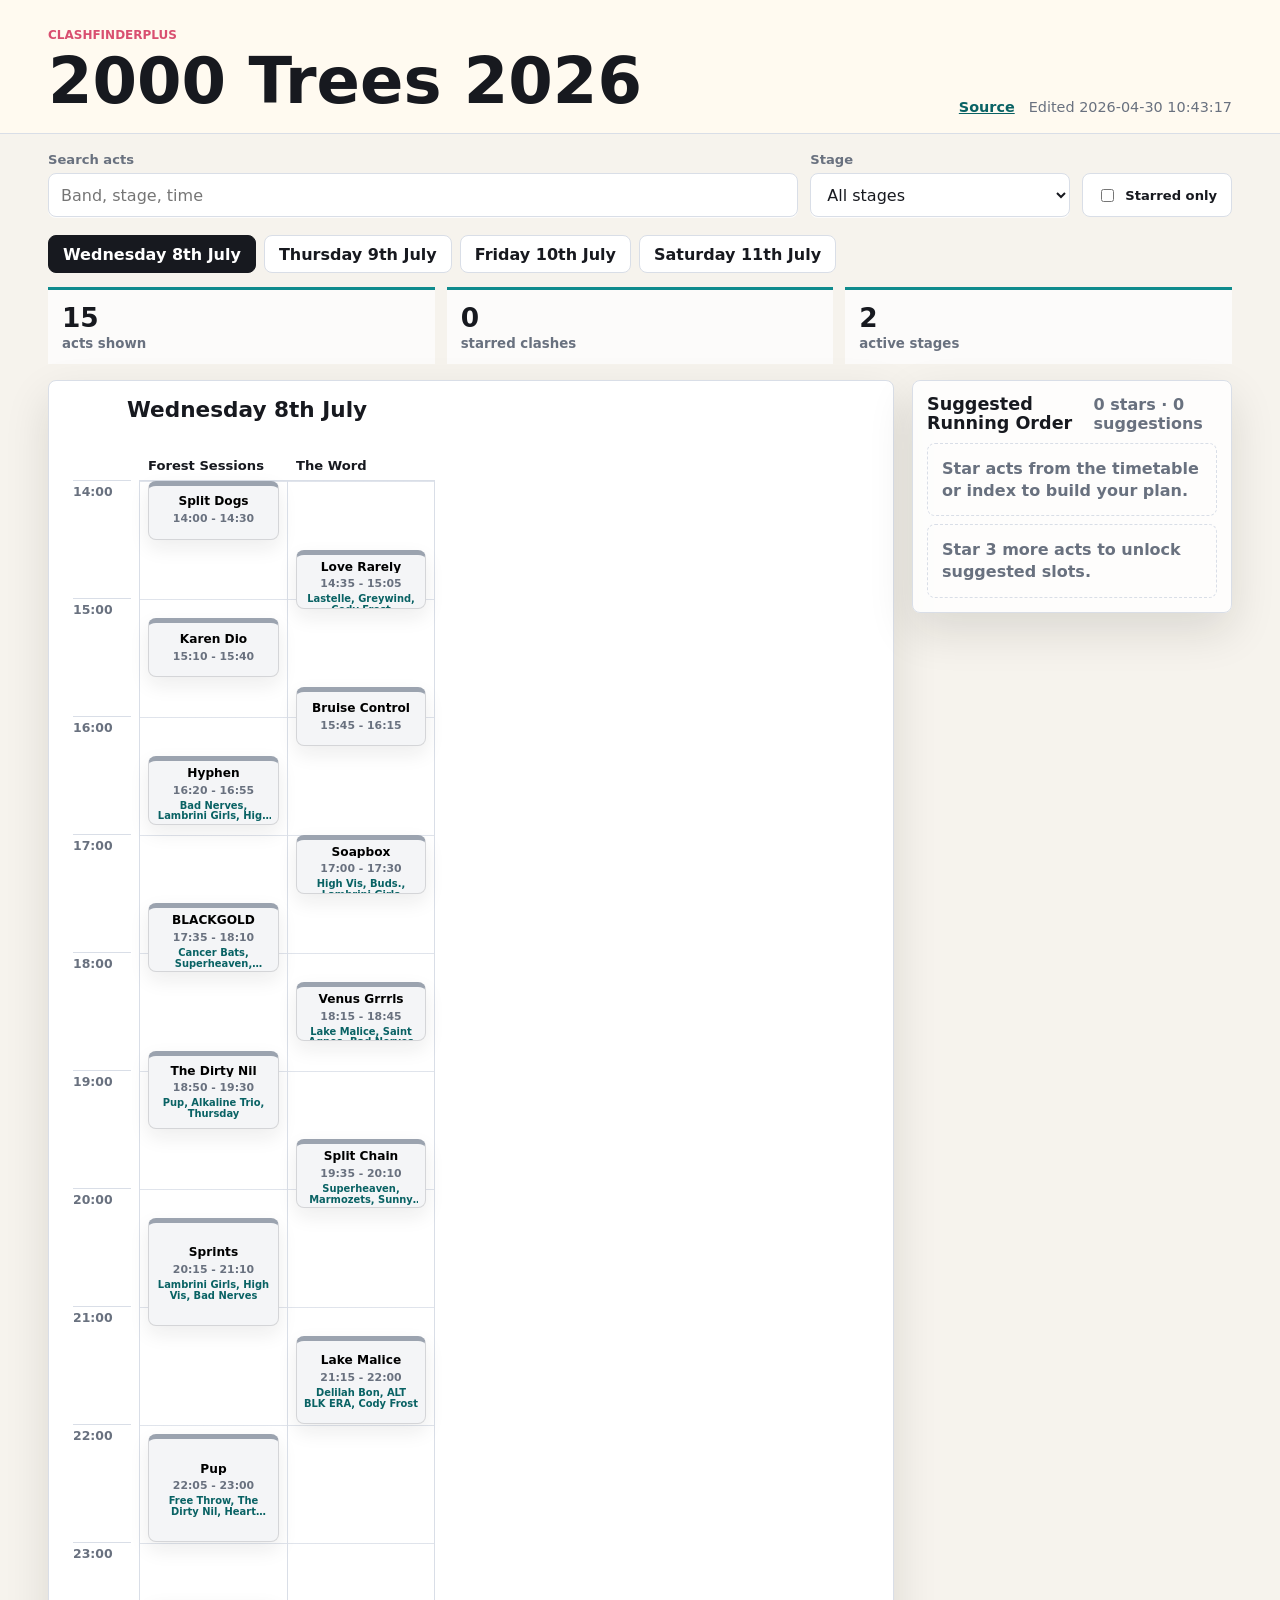
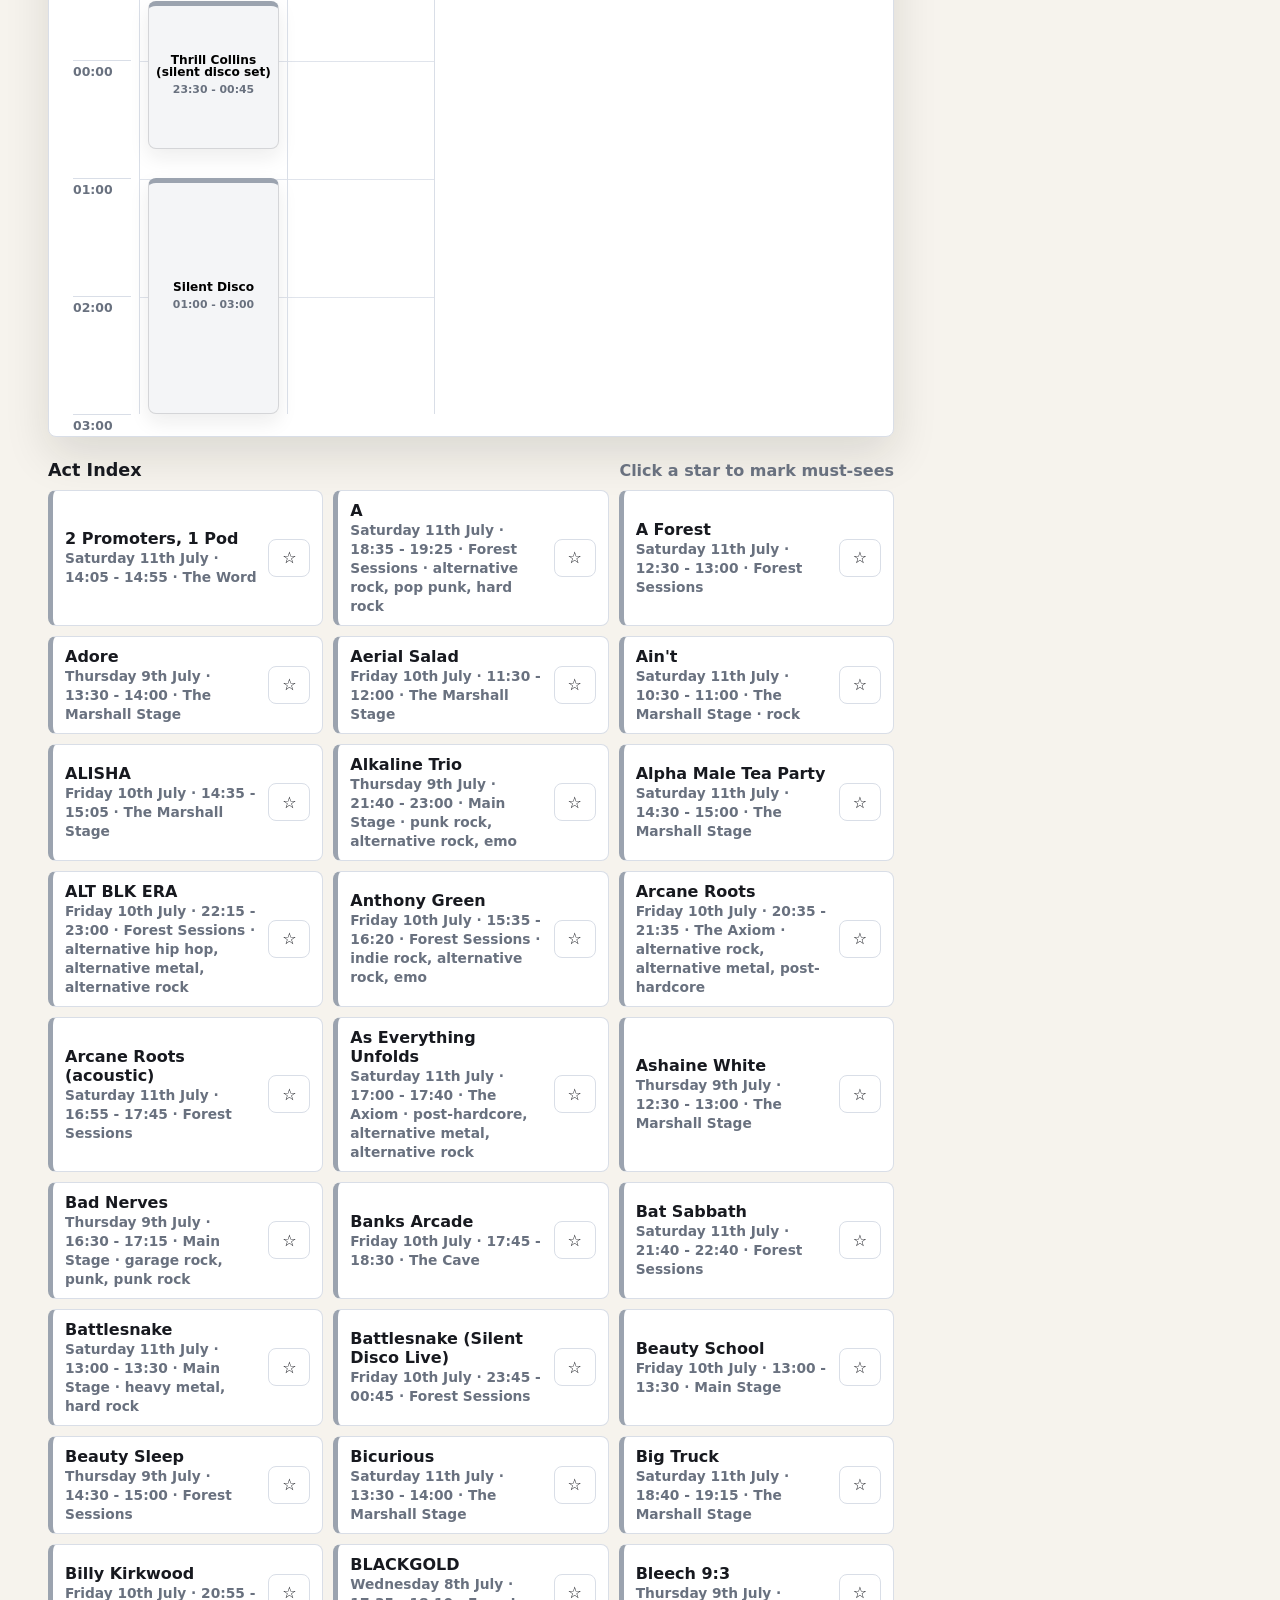
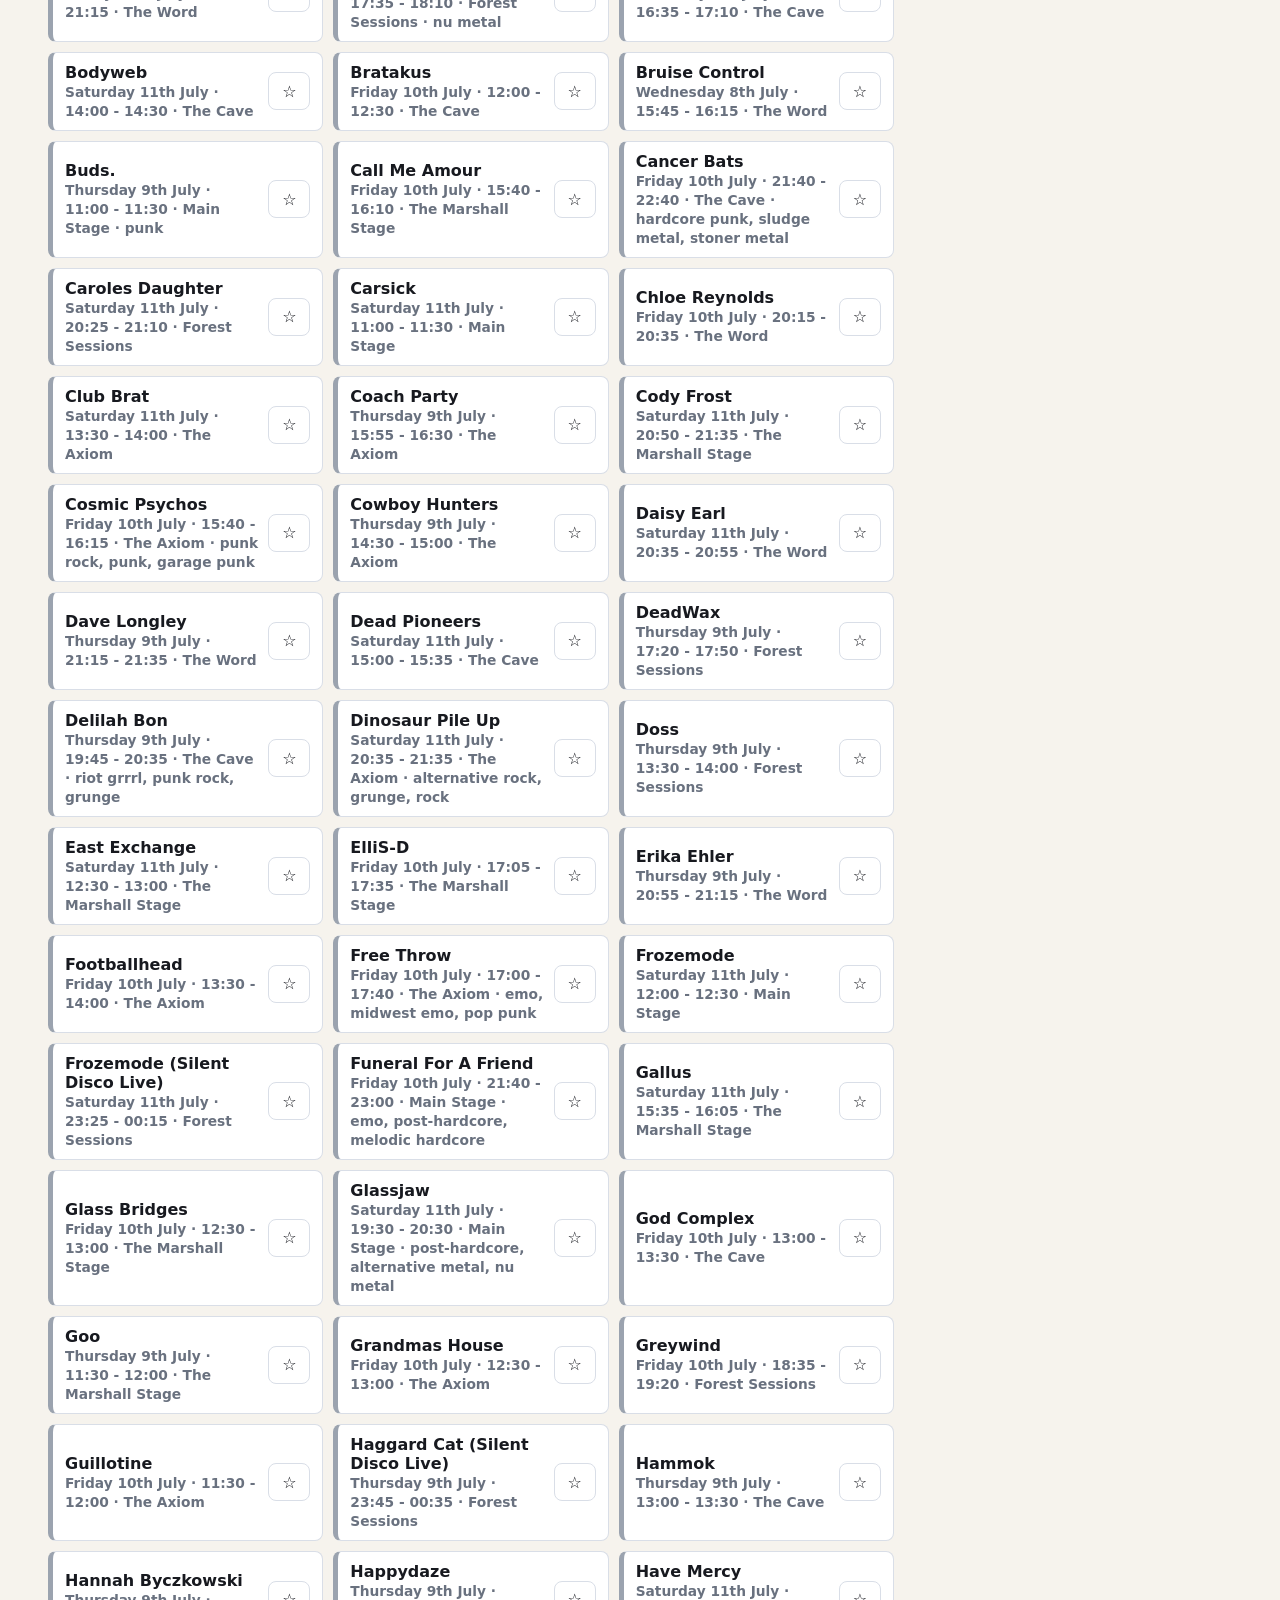
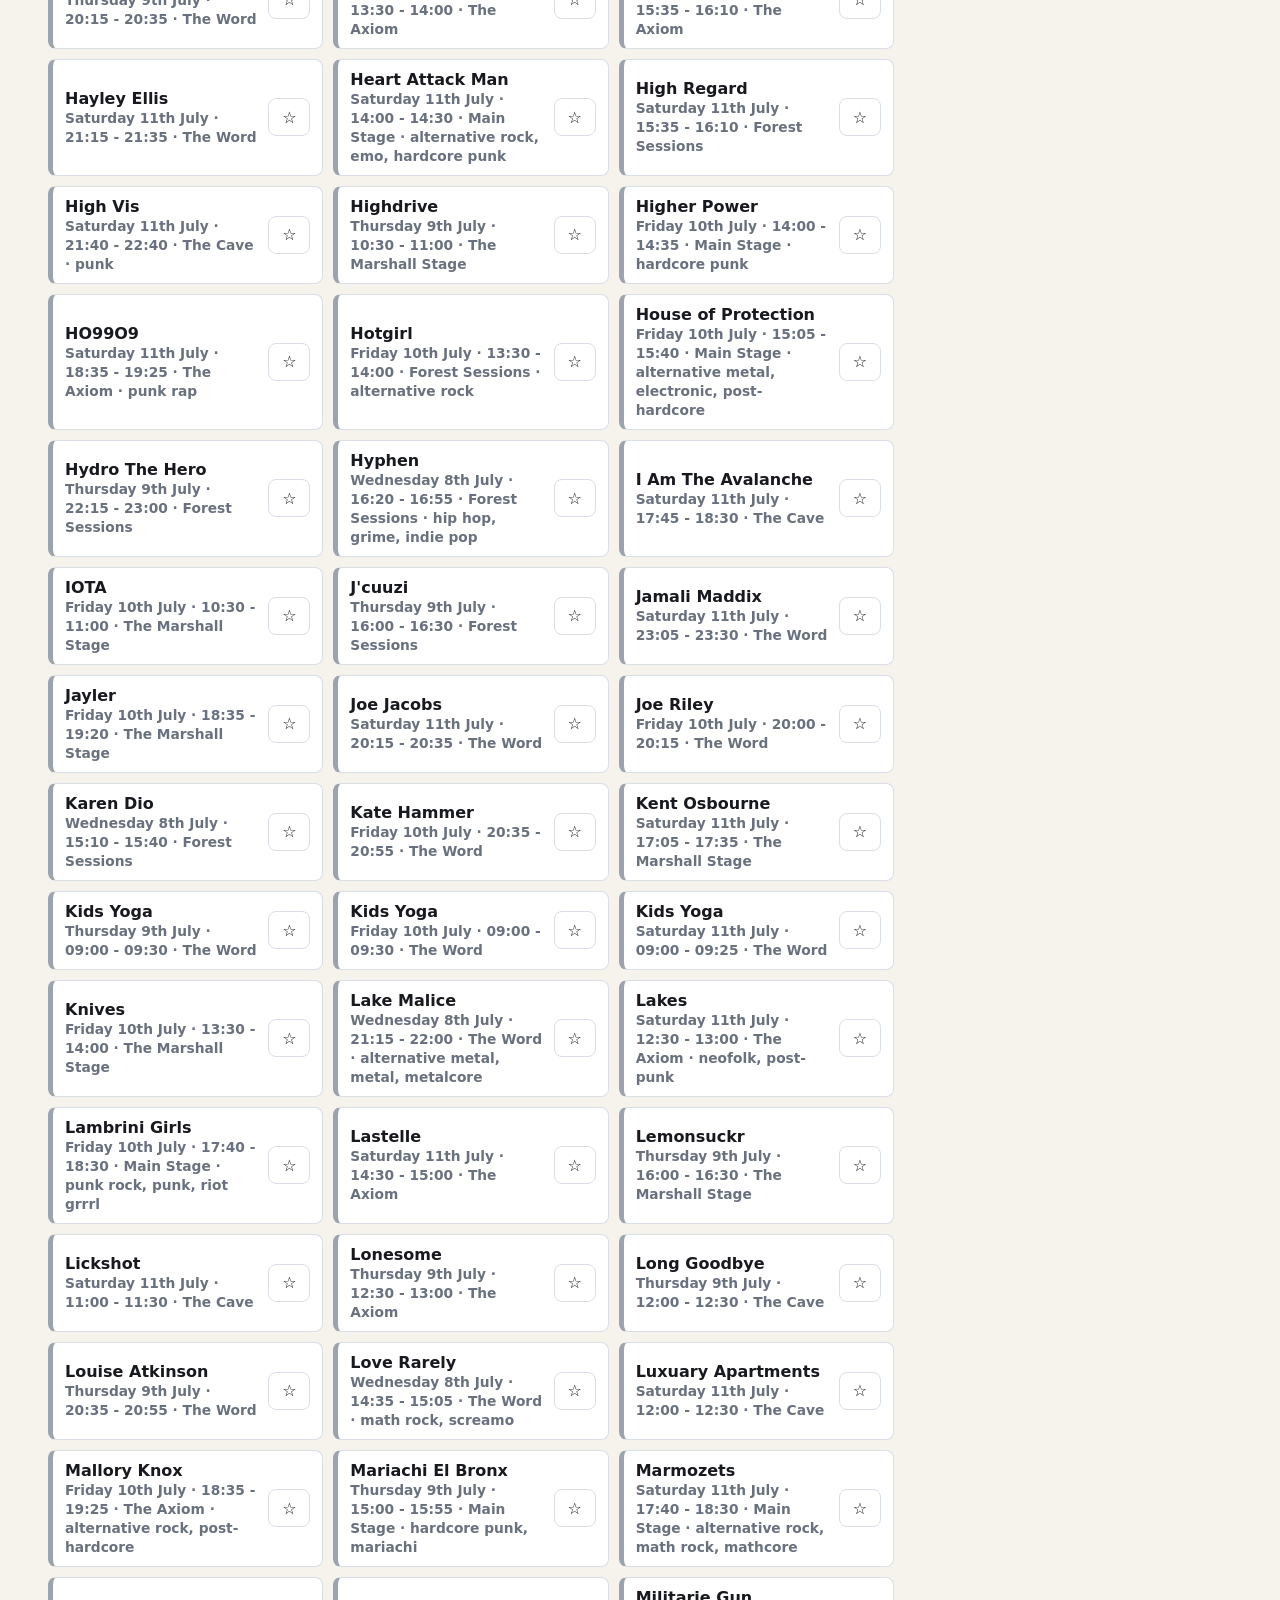
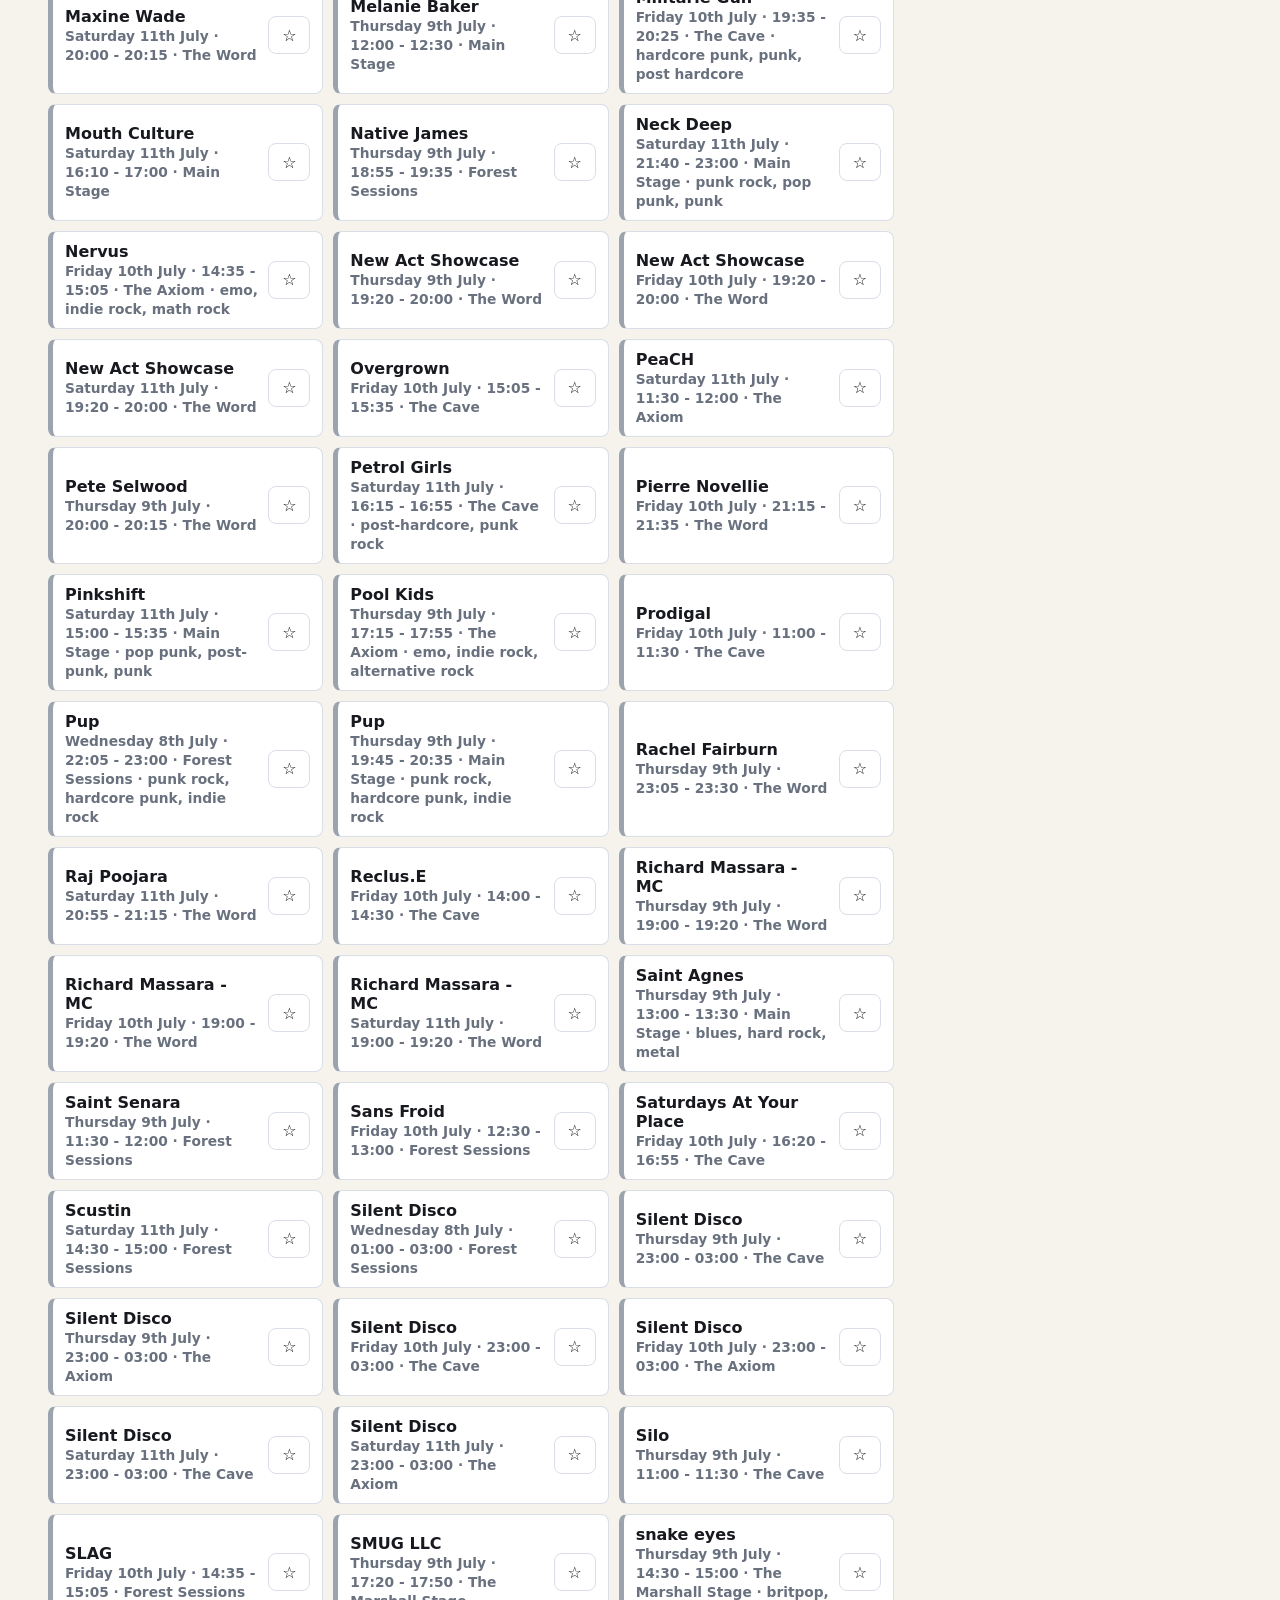
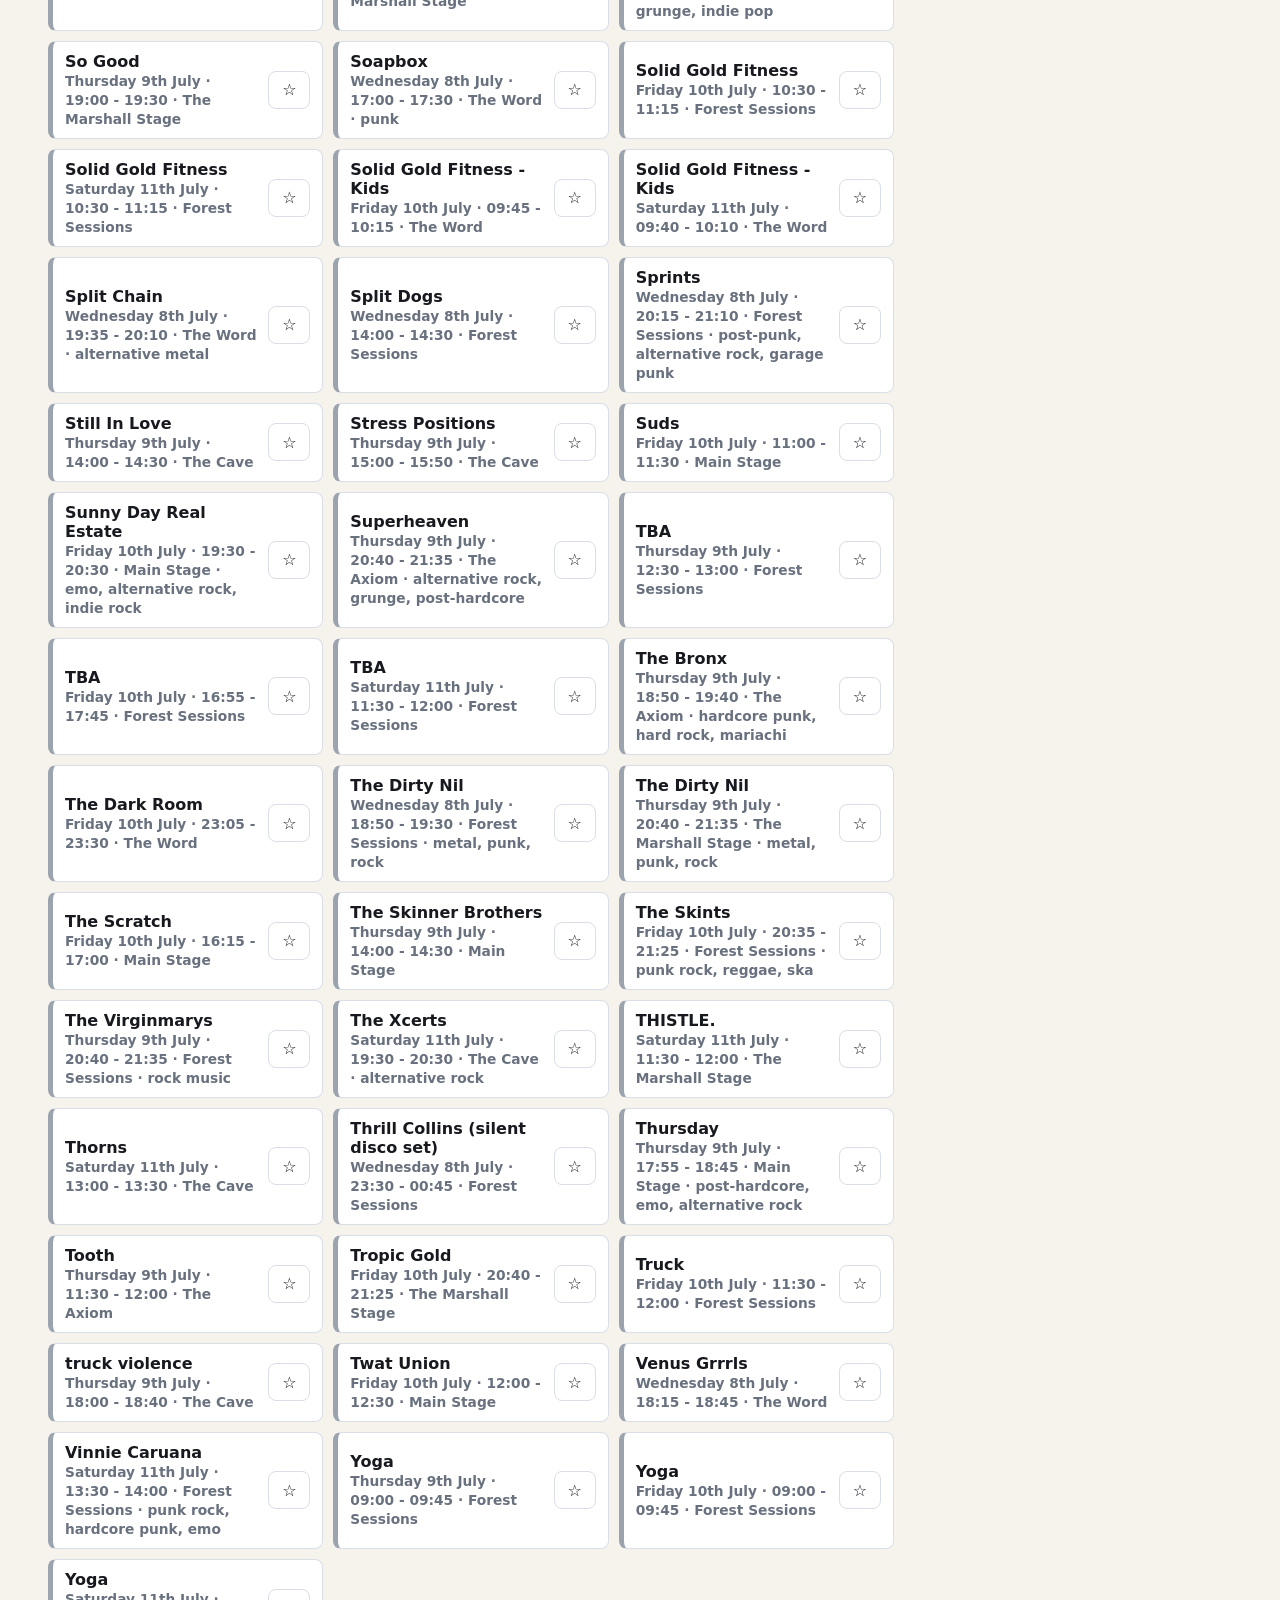
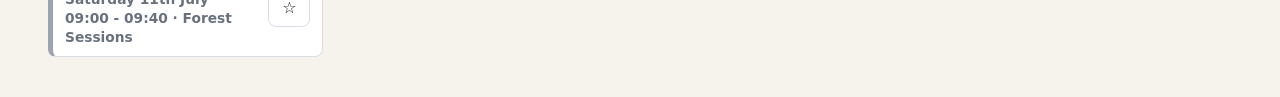
<file: index.html>
<!doctype html>
<html lang="en">
  <head>
    <meta charset="utf-8">
    <meta name="viewport" content="width=device-width, initial-scale=1">
    <title>ClashFinderPlus</title>
    <link rel="stylesheet" href="style.css">
  </head>
  <body>
    <header class="app-header">
      <div>
        <p class="eyebrow">ClashFinderPlus</p>
        <h1 id="event-title">Loading schedule</h1>
      </div>
      <div class="header-meta">
        <a id="source-link" href="#" target="_blank" rel="noreferrer">Source</a>
        <span id="edit-date"></span>
      </div>
    </header>

    <main>
      <section class="controls" aria-label="Schedule controls">
        <div class="field">
          <label for="search">Search acts</label>
          <input id="search" type="search" placeholder="Band, stage, time">
        </div>
        <div class="field">
          <label for="stage-filter">Stage</label>
          <select id="stage-filter">
            <option value="all">All stages</option>
          </select>
        </div>
        <label class="toggle">
          <input id="starred-only" type="checkbox">
          <span>Starred only</span>
        </label>
      </section>

      <nav id="day-tabs" class="day-tabs" aria-label="Days"></nav>

      <section class="summary" aria-label="Schedule summary">
        <div>
          <span id="act-count">0</span>
          <small>acts shown</small>
        </div>
        <div>
          <span id="clash-count">0</span>
          <small>starred clashes</small>
        </div>
        <div>
          <span id="stage-count">0</span>
          <small>active stages</small>
        </div>
      </section>

      <div class="workspace">
        <div class="workspace-main">
          <section class="timeline-shell" aria-label="Festival timetable">
            <div id="timeline" class="timeline"></div>
          </section>

          <section class="list-panel" aria-label="Act list">
            <div class="section-heading">
              <h2>Act Index</h2>
              <span id="list-hint"></span>
            </div>
            <div id="act-list" class="act-list"></div>
          </section>
        </div>

        <aside class="planner-panel" aria-label="Your festival plan">
          <section>
            <div class="section-heading planner-heading">
              <h2>Suggested Running Order</h2>
              <span><span id="starred-count">0</span> stars · <span id="recommendation-count">0</span> suggestions</span>
            </div>
            <div id="starred-list" class="rail-list"></div>
          </section>
        </aside>
      </div>
    </main>

    <script src="app.js"></script>
  </body>
</html>
</file>
<file: style.css>
:root {
  color-scheme: light;
  --ink: #17191f;
  --muted: #69717f;
  --line: #d9dee7;
  --panel: #ffffff;
  --page: #f6f3ed;
  --accent: #0f8b8d;
  --accent-dark: #096264;
  --neutral: #9ba3af;
  --neutral-bg: #f4f5f7;
  --starred: #3f8f4e;
  --starred-bg: #edf8ef;
  --suggested: #c49120;
  --suggested-bg: #fff7df;
  --anti: #c94d4d;
  --anti-bg: #fff0f0;
  --rose: #d94f70;
  --green: #5f9f58;
  --shadow: 0 18px 45px rgba(28, 25, 20, 0.12);
  --stage-width: 148;
}

* {
  box-sizing: border-box;
}

body {
  margin: 0;
  background: var(--page);
  color: var(--ink);
  font-family: Inter, ui-sans-serif, system-ui, -apple-system, BlinkMacSystemFont, "Segoe UI", sans-serif;
}

a {
  color: var(--accent-dark);
  font-weight: 700;
}

.app-header {
  display: flex;
  justify-content: space-between;
  gap: 24px;
  align-items: end;
  padding: 28px clamp(16px, 4vw, 48px) 18px;
  border-bottom: 1px solid var(--line);
  background: #fffaf0;
}

.eyebrow {
  margin: 0 0 6px;
  color: var(--rose);
  font-size: 0.75rem;
  font-weight: 800;
  letter-spacing: 0;
  text-transform: uppercase;
}

h1,
h2 {
  margin: 0;
  line-height: 1.05;
}

h1 {
  font-size: clamp(2rem, 5vw, 4.4rem);
}

h2 {
  font-size: 1.1rem;
}

.header-meta {
  display: flex;
  gap: 14px;
  align-items: center;
  color: var(--muted);
  font-size: 0.9rem;
  white-space: nowrap;
}

main {
  padding: 18px clamp(16px, 4vw, 48px) 40px;
}

.controls,
.summary {
  display: grid;
  grid-template-columns: minmax(220px, 1.2fr) minmax(180px, 260px) auto;
  gap: 12px;
  align-items: end;
}

.field {
  display: grid;
  gap: 6px;
}

label,
.toggle {
  color: var(--muted);
  font-size: 0.82rem;
  font-weight: 750;
}

input,
select,
button {
  font: inherit;
}

input[type="search"],
select {
  width: 100%;
  min-height: 44px;
  border: 1px solid var(--line);
  border-radius: 8px;
  background: var(--panel);
  color: var(--ink);
  padding: 0 12px;
  box-shadow: 0 1px 0 rgba(255, 255, 255, 0.8);
}

.toggle {
  min-height: 44px;
  display: flex;
  gap: 8px;
  align-items: center;
  justify-content: center;
  border: 1px solid var(--line);
  border-radius: 8px;
  background: var(--panel);
  padding: 0 14px;
  color: var(--ink);
}

.day-tabs {
  display: flex;
  gap: 8px;
  overflow-x: auto;
  padding: 18px 0 14px;
}

.day-tab,
.star-button {
  border: 1px solid var(--line);
  border-radius: 8px;
  background: var(--panel);
  color: var(--ink);
  cursor: pointer;
  min-height: 38px;
  padding: 0 14px;
  font-weight: 800;
}

.day-tab:hover,
.day-tab:focus-visible,
.day-tab[aria-selected="true"] {
  background: var(--ink);
  border-color: var(--ink);
  color: white;
}

.summary {
  grid-template-columns: repeat(3, minmax(0, 1fr));
  margin-bottom: 16px;
}

.summary > div {
  border-top: 3px solid var(--accent);
  background: rgba(255, 255, 255, 0.72);
  padding: 12px 14px;
}

.summary span {
  display: block;
  font-size: 1.65rem;
  font-weight: 900;
}

.summary small {
  color: var(--muted);
  font-weight: 750;
}

.workspace {
  display: grid;
  grid-template-columns: minmax(0, 1fr) 320px;
  gap: 18px;
  align-items: start;
}

.workspace-main {
  min-width: 0;
}

.timeline-shell {
  overflow-x: auto;
  background: var(--panel);
  border: 1px solid var(--line);
  border-radius: 8px;
  box-shadow: var(--shadow);
}

.timeline {
  width: max-content;
  min-width: 0;
}

.day-segment {
  padding: 18px 12px 22px;
  border-top: 1px solid var(--line);
}

.day-segment:first-child {
  border-top: 0;
}

.day-heading {
  margin: 0 0 10px 66px;
  font-size: 1.35rem;
}

.day-grid {
  position: relative;
  width: max-content;
  padding: 48px 12px 0 78px;
}

.time-axis {
  position: absolute;
  top: 48px;
  left: 12px;
  width: 58px;
}

.tick {
  position: absolute;
  left: 0;
  right: 0;
  border-top: 1px solid var(--line);
  color: var(--muted);
  font-size: 0.78rem;
  font-weight: 800;
  padding-top: 3px;
}

.stage-grid {
  position: relative;
  border-top: 1px solid var(--line);
  background:
    linear-gradient(to bottom, rgba(217, 222, 231, 0.82) 1px, transparent 1px) 0 0 / 100% 118px;
}

.stage-column {
  position: absolute;
  top: 0;
  bottom: 0;
  border-left: 1px solid var(--line);
  padding: 8px;
}

.stage-column:last-child {
  border-right: 1px solid var(--line);
}

.stage-label {
  position: absolute;
  left: 8px;
  right: 8px;
  top: -40px;
  height: 32px;
  display: flex;
  align-items: end;
  color: var(--ink);
  font-size: 0.82rem;
  font-weight: 900;
  line-height: 1.05;
  overflow: hidden;
}

.act-card {
  position: absolute;
  left: 8px;
  right: 8px;
  min-height: 42px;
  border: 1px solid rgba(23, 25, 31, 0.14);
  border-top: 5px solid var(--neutral);
  border-radius: 8px;
  background: var(--neutral-bg);
  padding: 6px 7px;
  overflow: hidden;
  box-shadow: 0 8px 20px rgba(23, 25, 31, 0.08);
}

.act-card.is-starred,
.act-list-item.is-starred,
.rail-item.is-starred {
  border-color: rgba(63, 143, 78, 0.42);
  background: var(--starred-bg);
}

.act-card.is-starred {
  border-top-color: var(--starred);
  outline: 2px solid rgba(63, 143, 78, 0.45);
}

.act-card.is-suggested,
.act-list-item.is-suggested,
.rail-item.is-suggested {
  border-color: rgba(196, 145, 32, 0.44);
  background: var(--suggested-bg);
}

.act-card.is-suggested {
  border-top-color: var(--suggested);
}

.act-card.is-anti-suggested,
.act-list-item.is-anti-suggested,
.rail-item.is-anti-suggested {
  border-color: rgba(201, 77, 77, 0.42);
  background: var(--anti-bg);
}

.act-card.is-anti-suggested {
  border-top-color: var(--anti);
}

.act-name {
  display: block;
  font-size: 0.76rem;
  line-height: 1.05;
  font-weight: 900;
  overflow: hidden;
  display: -webkit-box;
  -webkit-line-clamp: 2;
  -webkit-box-orient: vertical;
}

.act-time {
  display: block;
  margin-top: 4px;
  color: var(--muted);
  font-size: 0.68rem;
  font-weight: 800;
}

.act-similar {
  display: block;
  margin-top: 4px;
  color: var(--accent-dark);
  font-size: 0.62rem;
  font-weight: 850;
  line-height: 1.08;
  overflow: hidden;
  display: -webkit-box;
  -webkit-line-clamp: 2;
  -webkit-box-orient: vertical;
}

.section-heading {
  display: flex;
  justify-content: space-between;
  gap: 12px;
  align-items: baseline;
  margin: 24px 0 10px;
}

.section-heading span {
  color: var(--muted);
  font-weight: 750;
}

.planner-panel {
  position: sticky;
  top: 16px;
  display: grid;
  gap: 18px;
  max-height: calc(100vh - 32px);
  overflow: auto;
  border: 1px solid var(--line);
  border-radius: 8px;
  background: rgba(255, 255, 255, 0.82);
  padding: 14px;
  box-shadow: var(--shadow);
}

.planner-heading {
  margin-top: 0;
}

.rail-list {
  display: grid;
  gap: 8px;
}

.rail-item {
  display: grid;
  grid-template-columns: 1fr auto;
  gap: 8px;
  align-items: center;
  border: 1px solid var(--line);
  border-left: 5px solid var(--neutral);
  border-radius: 8px;
  background: var(--panel);
  padding: 9px 10px;
}

.rail-item.is-starred {
  border-left-color: var(--starred);
}

.rail-item.is-suggested {
  border-left-color: var(--suggested);
}

.rail-item.is-anti-suggested {
  border-left-color: var(--anti);
}

.rail-item strong {
  display: block;
  font-size: 0.92rem;
  line-height: 1.12;
}

.rail-item span {
  display: block;
  margin-top: 3px;
  color: var(--muted);
  font-size: 0.78rem;
  font-weight: 700;
  line-height: 1.25;
}

.rail-item em {
  display: inline-block;
  margin-top: 6px;
  border-radius: 999px;
  background: rgba(155, 163, 175, 0.18);
  color: var(--muted);
  font-size: 0.68rem;
  font-style: normal;
  font-weight: 900;
  padding: 3px 7px;
}

.rail-item.is-starred em {
  background: rgba(63, 143, 78, 0.14);
  color: var(--starred);
}

.rail-item.is-suggested em {
  background: rgba(196, 145, 32, 0.16);
  color: var(--suggested);
}

.rail-empty {
  border: 1px dashed var(--line);
  border-radius: 8px;
  color: var(--muted);
  font-weight: 750;
  line-height: 1.35;
  padding: 14px;
}

.act-list {
  display: grid;
  grid-template-columns: repeat(auto-fill, minmax(260px, 1fr));
  gap: 10px;
}

.act-list-item {
  display: grid;
  grid-template-columns: 1fr auto;
  gap: 10px;
  align-items: center;
  min-height: 74px;
  border: 1px solid var(--line);
  border-left: 5px solid var(--neutral);
  border-radius: 8px;
  background: var(--panel);
  padding: 10px 12px;
}

.act-list-item.is-starred {
  border-left-color: var(--starred);
}

.act-list-item.is-suggested {
  border-left-color: var(--suggested);
}

.act-list-item.is-anti-suggested {
  border-left-color: var(--anti);
}

.act-list-item strong {
  display: block;
}

.act-list-item span {
  color: var(--muted);
  font-size: 0.86rem;
  font-weight: 700;
}

.star-button {
  min-width: 42px;
  padding: 0;
  font-size: 1rem;
}

.empty {
  padding: 28px;
  color: var(--muted);
  font-weight: 750;
}

@media (max-width: 760px) {
  :root {
    --stage-width: 118;
  }

  .app-header,
  .header-meta {
    display: grid;
    align-items: start;
  }

  .controls,
  .summary {
    grid-template-columns: 1fr;
  }

  .workspace {
    grid-template-columns: 1fr;
  }

  .planner-panel {
    position: static;
    max-height: none;
    order: -1;
  }

  .toggle {
    justify-content: start;
  }

  .timeline {
    width: max-content;
  }

  .day-grid {
    padding-left: 68px;
  }

  .day-heading {
    margin-left: 58px;
  }

  .time-axis {
    left: 10px;
    width: 48px;
  }

  .stage-label {
    left: 6px;
    right: 6px;
    font-size: 0.88rem;
  }

  .stage-column {
    padding: 6px;
  }

  .act-card {
    left: 6px;
    right: 6px;
  }
}
</file>
